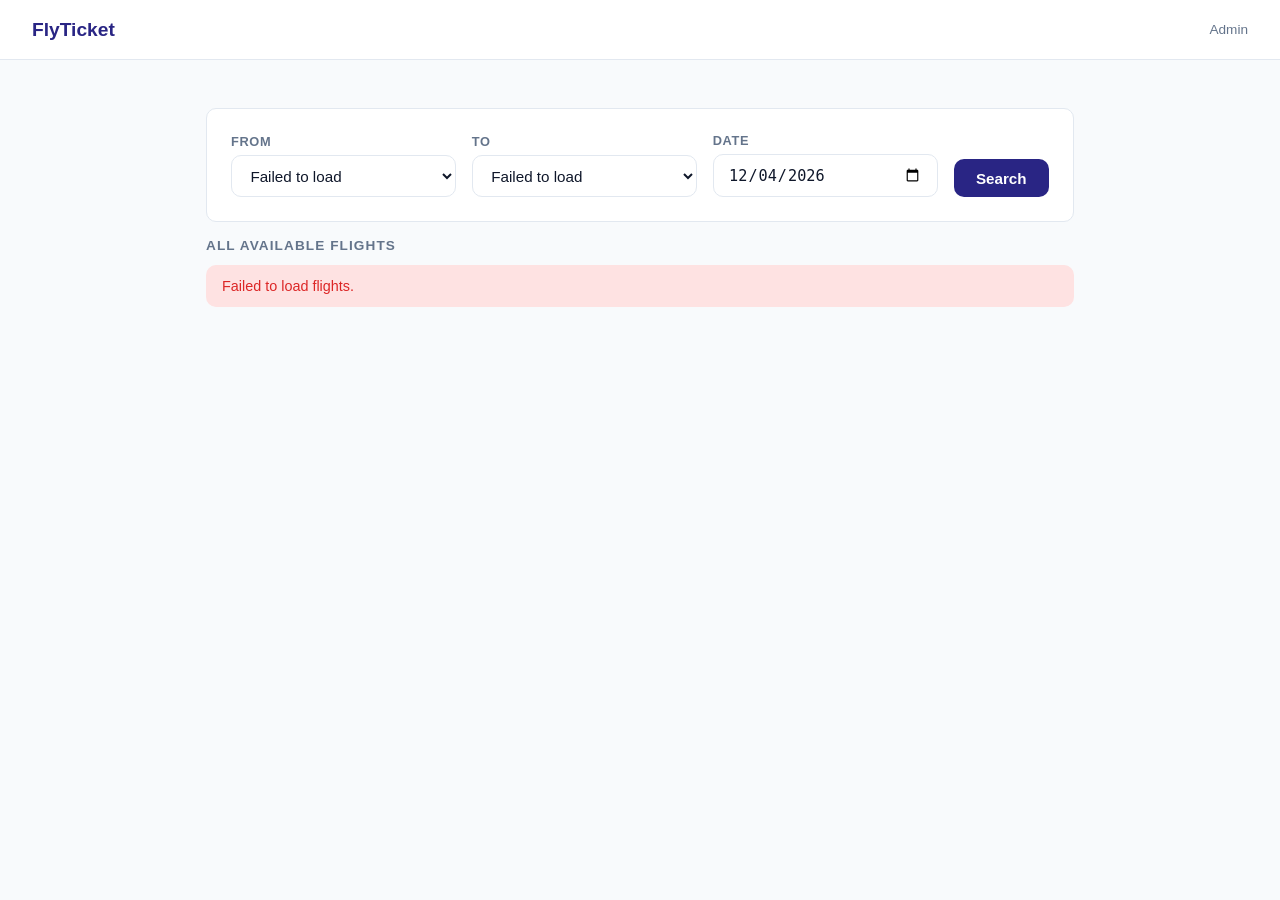
<file: index.html>
<!DOCTYPE html>
<html lang="en">
<head>
  <meta charset="UTF-8" />
  <meta name="viewport" content="width=device-width, initial-scale=1.0"/>
  <title>FlyTicket</title>
  <link rel="stylesheet" href="css/style.css" />
</head>
<body>

<nav>
  <a class="logo" href="index.html">FlyTicket</a>
  <div style="display:flex;align-items:center;gap:1rem">
    <div id="navUser"></div>
    <a href="admin/login.html" style="font-size:0.85rem;color:var(--muted)">Admin</a>
  </div>
</nav>

<div class="container">

  <!-- Search Card -->
  <div class="card" style="margin-top:1rem">
    <div class="search-form" id="searchForm">
      <div class="form-group">
        <label>From</label>
        <select id="fromCity"><option value="">Loading...</option></select>
      </div>
      <div class="form-group">
        <label>To</label>
        <select id="toCity"><option value="">Loading...</option></select>
      </div>
      <div class="form-group">
        <label>Date</label>
        <input type="date" id="flightDate" />
      </div>
      <button class="btn btn-primary" onclick="search()">Search</button>
    </div>
  </div>

  <!-- Results -->
<div id="results">
  <p class="section-title" id="allFlightsTitle" style="margin-top:1rem">All Available Flights</p>
  <div id="allFlights"><p class="empty">Loading flights...</p></div>
</div>

</div>

<script src="js/api.js"></script>
<script>
  // Set default date to today
  document.getElementById('flightDate').value = new Date().toISOString().split('T')[0];

  // Load cities into dropdowns
  async function loadCities() {
  try {
    const cities = await api.getCities();
    const opts = cities.map(c => `<option value="${c._id}">${c.city_name}</option>`).join('');
    document.getElementById('fromCity').innerHTML = `<option value="">Select city</option>${opts}`;
    document.getElementById('toCity').innerHTML   = `<option value="">Select city</option>${opts}`;
  } catch (err) {
    console.error('Failed to load cities:', err);
    document.getElementById('fromCity').innerHTML = `<option value="">Failed to load</option>`;
    document.getElementById('toCity').innerHTML   = `<option value="">Failed to load</option>`;
  }
}

  async function search() {
    const from = document.getElementById('fromCity').value;
    const to   = document.getElementById('toCity').value;
    const date = document.getElementById('flightDate').value;
    const resultsEl = document.getElementById('results');

    if (!from || !to || !date) {
      resultsEl.innerHTML = `<div class="alert alert-error">Please fill in all fields.</div>`;
      return;
    }
    if (from === to) {
      resultsEl.innerHTML = `<div class="alert alert-error">Departure and arrival cities cannot be the same.</div>`;
      return;
    }

    resultsEl.innerHTML = `<p class="empty">Searching...</p>`;

    try {
      const data = await api.searchFlights({ from, to, date, connected: true });
      renderResults(data);
    } catch (err) {
      resultsEl.innerHTML = `<div class="alert alert-error">Something went wrong. Please try again.</div>`;
    }
  }

  function formatTime(dt) {
    return new Date(dt).toLocaleTimeString('tr-TR', { hour: '2-digit', minute: '2-digit' });
  }

  function formatDuration(dep, arr) {
    const mins = Math.round((new Date(arr) - new Date(dep)) / 60000);
    return `${Math.floor(mins / 60)}h ${mins % 60}m`;
  }

  function book(flightId, type, leg2Id = '') {
    const params = new URLSearchParams({ flightId, type });
    if (leg2Id) params.set('leg2Id', leg2Id);
    window.location.href = `booking.html?${params}`;
  }

  async function loadAllFlights() {
    try {
      const flights = await api.getAllFlights();
      const el = document.getElementById('allFlights');
      const titleEl = document.getElementById('allFlightsTitle');

      // Filter only future flights
      const upcoming = flights.filter(f => new Date(f.departure_time) > new Date());

      if (!upcoming.length) {
        el.innerHTML = `<div class="empty">No upcoming flights available. Check back later or ask an admin to add flights.</div>`;
        return;
      }

      titleEl.textContent = `All Available Flights (${upcoming.length})`;
      el.innerHTML = upcoming.map(f => `
        <div class="flight-card">
          <div>
            <div class="flight-route">
              ${f.from_city.city_name}
              <span class="arrow">→</span>
              ${f.to_city.city_name}
              <span class="badge badge-green">Direct</span>
            </div>
            <div class="flight-times">
              ${formatDate(f.departure_time)} · ${formatTime(f.departure_time)} → ${formatTime(f.arrival_time)}
              &nbsp;·&nbsp; ${f.flight_id}
            </div>
          </div>
          <div class="flight-meta">
            <span class="flight-price">${f.price} ₺</span>
            <span class="flight-seats">${f.seats_available} seats left</span>
            <button class="btn btn-primary" style="margin-top:0.4rem"
              onclick="book('${f._id}', 'direct')">Book</button>
          </div>
        </div>`).join('');
    } catch (err) {
      document.getElementById('allFlights').innerHTML =
        `<div class="alert alert-error">Failed to load flights.</div>`;
    }
  }

  // Also add formatDate here since it's used above
  function formatDate(dt) {
    return new Date(dt).toLocaleDateString('tr-TR', { day: 'numeric', month: 'long', year: 'numeric' });
  }

  // Update renderResults to hide the allFlights section when search results show
  function renderResults(data) {
    document.getElementById('allFlightsTitle').style.display = 'none';
    document.getElementById('allFlights').style.display = 'none';

    const el = document.getElementById('results');
    const { direct, connected } = data;

    if (!direct.length && !connected.length) {
      el.innerHTML = `<div class="empty"> No flights found for this route and date.</div>`;
      return;
    }

    let html = '';
    if (direct.length) {
      html += `<p class="section-title">Direct Flights</p>`;
      html += direct.map(f => `
        <div class="flight-card">
          <div>
            <div class="flight-route">
              ${f.from_city.city_name} <span class="arrow">→</span> ${f.to_city.city_name}
              <span class="badge badge-green">Direct</span>
            </div>
            <div class="flight-times">
              ${formatDate(f.departure_time)} · ${formatTime(f.departure_time)} → ${formatTime(f.arrival_time)}
              &nbsp;·&nbsp; ${f.flight_id}
            </div>
          </div>
          <div class="flight-meta">
            <span class="flight-price">${f.price} ₺</span>
            <span class="flight-seats">${f.seats_available} seats left</span>
            <button class="btn btn-primary" style="margin-top:0.4rem"
              onclick="book('${f._id}', 'direct')">Book</button>
          </div>
        </div>`).join('');
    }

    if (connected.length) {
      html += `<p class="section-title">Connecting Flights</p>`;
      html += connected.map(c => `
        <div class="flight-card" style="flex-direction:column;align-items:stretch">
          <div style="display:flex;justify-content:space-between;align-items:center">
            <div>
              <div class="flight-route">
                ${c.leg1.from_city.city_name} <span class="arrow">→</span>
                ${c.leg1.to_city.city_name} <span class="arrow">→</span>
                ${c.leg2.to_city.city_name}
                <span class="badge badge-blue">1 Stop</span>
              </div>
              <div class="flight-times">
                ${formatDate(c.leg1.departure_time)} · ${formatTime(c.leg1.departure_time)} → ${formatTime(c.leg2.arrival_time)}
                &nbsp;·&nbsp; ${c.total_duration_minutes}m total
              </div>
              <div class="layover-info">
                Layover: ${c.layover_minutes} min in ${c.leg1.to_city.city_name}
                &nbsp;·&nbsp; ${c.leg1.flight_id} + ${c.leg2.flight_id}
              </div>
            </div>
            <div class="flight-meta">
              <span class="flight-price">${c.total_price} ₺</span>
              <span class="flight-seats">${Math.min(c.leg1.seats_available, c.leg2.seats_available)} seats left</span>
              <button class="btn btn-primary" style="margin-top:0.4rem"
                onclick="book('${c.leg1._id}', 'connected', '${c.leg2._id}')">Book</button>
            </div>
          </div>
        </div>`).join('');
    }

    el.innerHTML = html;
  }

  loadCities();
  loadAllFlights();
  loadNav();
</script>
</body>
</html>
</file>
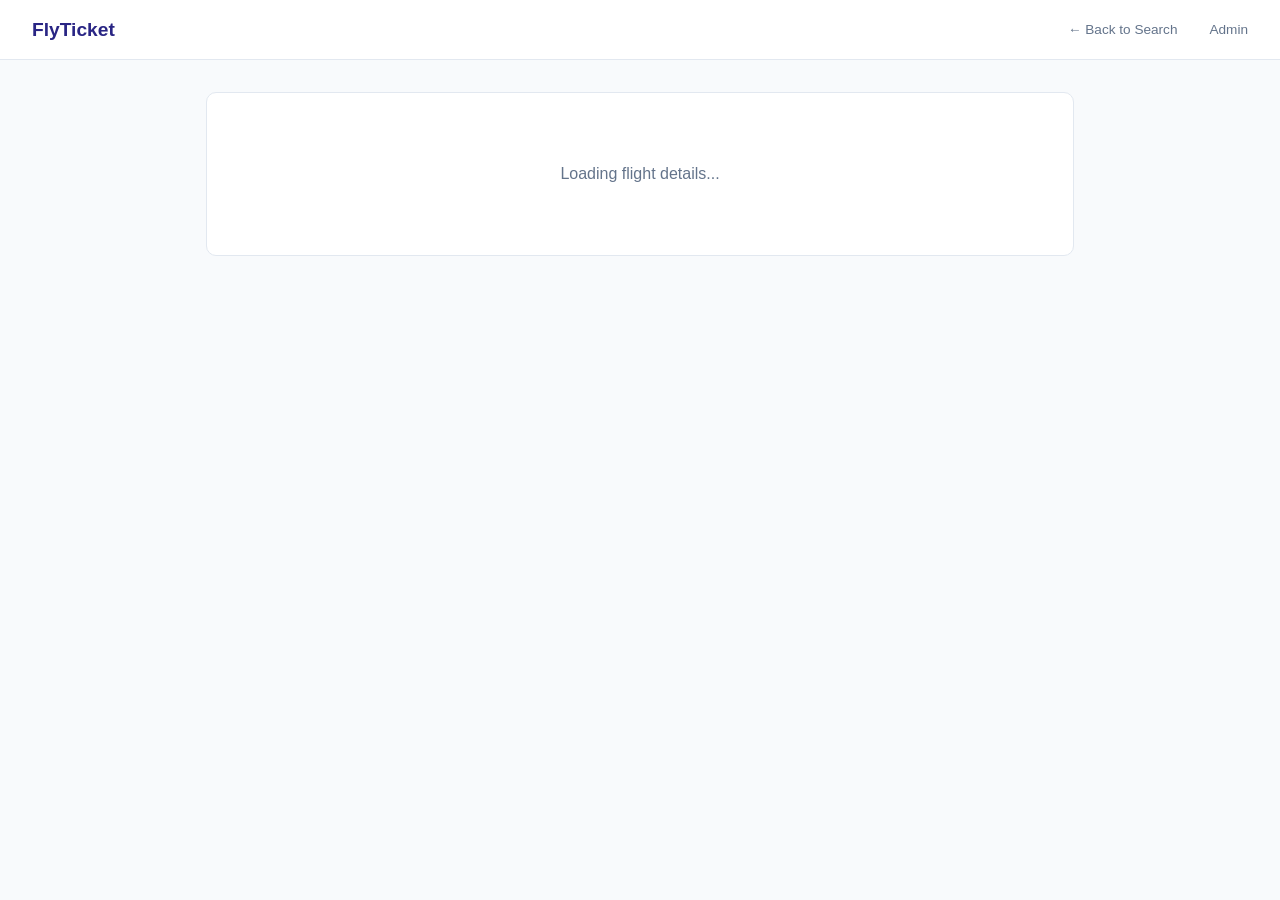
<file: booking.html>
<!DOCTYPE html>
<html lang="en">
<head>
  <meta charset="UTF-8"/>
  <meta name="viewport" content="width=device-width, initial-scale=1.0"/>
  <title>Book Flight – FlyTicket</title>
  <link rel="stylesheet" href="css/style.css"/>
  <style>
    .seat-map {
      display: flex;
      flex-direction: column;
      gap: 0.4rem;
      align-items: center;
      margin: 1.2rem 0;
    }

    .seat-row {
      display: flex;
      align-items: center;
      gap: 0.35rem;
    }

    .seat-row-label {
      width: 1.5rem;
      text-align: center;
      font-size: 0.75rem;
      color: var(--muted);
      font-weight: 600;
    }

    .seat-aisle { width: 1.5rem; }

    .seat {
      width: 2rem;
      height: 2rem;
      border-radius: 6px 6px 4px 4px;
      border: 1.5px solid var(--border);
      background: var(--card);
      cursor: pointer;
      font-size: 0.65rem;
      font-weight: 600;
      color: var(--muted);
      display: flex;
      align-items: center;
      justify-content: center;
      transition: all 0.15s;
      position: relative;
    }

    .seat:hover:not(.taken):not(.selected) {
      border-color: var(--primary);
      color: var(--primary);
      background: #eff6ff;
    }

    .seat.taken {
      background: var(--border);
      color: #94a3b8;
      cursor: not-allowed;
      border-color: var(--border);
    }

    .seat.selected {
      background: var(--primary);
      border-color: var(--primary);
      color: white;
    }

    .seat-legend {
      display: flex;
      gap: 1.2rem;
      justify-content: center;
      margin-bottom: 1rem;
      font-size: 0.8rem;
      color: var(--muted);
    }

    .legend-item {
      display: flex;
      align-items: center;
      gap: 0.4rem;
    }

    .legend-dot {
      width: 1rem;
      height: 1rem;
      border-radius: 3px;
      border: 1.5px solid var(--border);
    }

    .legend-dot.available { background: var(--card); }
    .legend-dot.taken     { background: var(--border); }
    .legend-dot.selected  { background: var(--primary); border-color: var(--primary); }

    .seat-cols-header {
      display: flex;
      gap: 0.35rem;
      margin-bottom: 0.2rem;
      padding-left: 1.85rem;
    }

    .seat-col-label {
      width: 2rem;
      text-align: center;
      font-size: 0.72rem;
      font-weight: 700;
      color: var(--muted);
    }

    .plane-nose {
      font-size: 2rem;
      text-align: center;
      margin-bottom: 0.5rem;
      line-height: 1;
    }

    .selected-seat-display {
      text-align: center;
      margin-top: 0.5rem;
      font-size: 0.9rem;
      font-weight: 600;
      color: var(--primary);
      min-height: 1.4rem;
    }
  </style>
</head>
<body>

<nav>
  <a class="logo" href="index.html">FlyTicket</a>
  <div style="display:flex;align-items:center;gap:1rem">
    <a href="index.html" style="font-size:0.85rem">← Back to Search</a>
    <div id="navUser"></div>
    <a href="admin/login.html" style="font-size:0.85rem;color:var(--muted)">Admin</a>
  </div>
</nav>

<div class="container">

  <!-- Flight Summary -->
  <div class="card" id="flightSummary">
    <p class="empty">Loading flight details...</p>
  </div>

  <!-- Seat Selection -->
  <div class="card" id="seatSection" style="display:none">
    <h2 style="font-size:1rem;font-weight:700;margin-bottom:0.2rem">Select Your Seat</h2>
    <p style="font-size:0.82rem;color:var(--muted);margin-bottom:1rem" id="seatSubtitle"></p>

    <div class="seat-legend">
      <div class="legend-item"><div class="legend-dot available"></div> Available</div>
      <div class="legend-item"><div class="legend-dot taken"></div> Taken</div>
      <div class="legend-item"><div class="legend-dot selected"></div> Your Seat</div>
    </div>

    <div class="plane-nose">🛫</div>

    <!-- Leg 1 seat map -->
    <div id="seatMap1"></div>
    <div class="selected-seat-display" id="selectedDisplay1"></div>

    <!-- Leg 2 seat map (connected flights only) -->
    <div id="leg2SeatSection" style="display:none">
      <hr style="margin:1.5rem 0;border:none;border-top:2px dashed var(--border)"/>
      <h3 style="font-size:0.9rem;font-weight:700;margin-bottom:0.5rem;text-align:center">
        Leg 2 — Select Seat
      </h3>
      <div id="seatMap2"></div>
      <div class="selected-seat-display" id="selectedDisplay2"></div>
    </div>
  </div>

  <!-- Passenger Form -->
  <div class="card" id="passengerSection" style="display:none">
    <h2 style="margin-bottom:1.2rem;font-size:1rem;font-weight:700">Passenger Information</h2>
    <div id="alertBox"></div>
    <div class="booking-form">
      <div class="form-group">
        <label>First Name</label>
        <input type="text" id="firstName" placeholder="e.g. Ahmet"/>
      </div>
      <div class="form-group">
        <label>Last Name</label>
        <input type="text" id="lastName" placeholder="e.g. Yılmaz"/>
      </div>
      <div class="form-group full-width">
        <label>Email</label>
        <input type="email" id="email" placeholder="e.g. ahmet@email.com"/>
      </div>
    </div>
    <button class="btn btn-primary" style="margin-top:1.2rem;width:100%"
      onclick="confirmBooking()">Confirm Booking</button>
  </div>

</div>
<script src="js/api.js"></script>
<script>
  const params   = new URLSearchParams(window.location.search);
  const flightId = params.get('flightId');
  const type     = params.get('type');
  const leg2Id   = params.get('leg2Id');

  let selectedSeat1 = null;
  let selectedSeat2 = null;

  const COLS = ['A', 'B', 'C', 'D', 'E', 'F'];

  function seatId(row, col) { return `${col}${row}`; }

  function buildSeatMap(containerId, takenSeats, leg, totalSeats) {
    const rows = Math.ceil(totalSeats / 6);
    const container = document.getElementById(containerId);
    let html = `
      <div class="seat-cols-header">
        <div class="seat-col-label">A</div>
        <div class="seat-col-label">B</div>
        <div class="seat-col-label">C</div>
        <div class="seat-aisle"></div>
        <div class="seat-col-label">D</div>
        <div class="seat-col-label">E</div>
        <div class="seat-col-label">F</div>
      </div>
      <div class="seat-map">`;

    for (let row = 1; row <= rows; row++) {
      html += `<div class="seat-row"><span class="seat-row-label">${row}</span>`;
      COLS.forEach((col, i) => {
        if (i === 3) html += `<div class="seat-aisle"></div>`;
        const id = seatId(row, col);
        const taken = takenSeats.includes(id);
        html += `<div class="seat ${taken ? 'taken' : ''}"
          id="seat-${leg}-${id}"
          onclick="${taken ? '' : `selectSeat(${leg}, '${id}')`}"
          title="${id}">${id}</div>`;
      });
      html += `</div>`;
    }
    html += `</div>`;
    container.innerHTML = html;
  }

  function selectSeat(leg, id) {
    if (leg === 1) {
      if (selectedSeat1) document.getElementById(`seat-1-${selectedSeat1}`)?.classList.remove('selected');
      selectedSeat1 = id;
      document.getElementById(`seat-1-${id}`).classList.add('selected');
      document.getElementById('selectedDisplay1').textContent = `Selected: Seat ${id}`;
    } else {
      if (selectedSeat2) document.getElementById(`seat-2-${selectedSeat2}`)?.classList.remove('selected');
      selectedSeat2 = id;
      document.getElementById(`seat-2-${id}`).classList.add('selected');
      document.getElementById('selectedDisplay2').textContent = `Selected: Seat ${id}`;
    }
  }

  function formatTime(dt) {
    return new Date(dt).toLocaleTimeString('tr-TR', { hour: '2-digit', minute: '2-digit' });
  }
  function formatDate(dt) {
    return new Date(dt).toLocaleDateString('tr-TR', { day: 'numeric', month: 'long', year: 'numeric' });
  }

  async function loadSummary() {
    try {
      const f = await api.getFlight(flightId);
      let html = '';

      if (type === 'direct') {
        html = `
          <div style="display:flex;justify-content:space-between;align-items:center">
            <div>
              <div class="flight-route" style="margin-bottom:0.4rem">
                ${f.from_city.city_name} <span class="arrow">→</span> ${f.to_city.city_name}
                <span class="badge badge-green">Direct</span>
              </div>
              <div class="flight-times">
                ${formatDate(f.departure_time)} · ${formatTime(f.departure_time)} → ${formatTime(f.arrival_time)}
                &nbsp;·&nbsp; ${f.flight_id}
              </div>
            </div>
            <div class="flight-meta">
              <span class="flight-price">${f.price} ₺</span>
              <span class="flight-seats">${f.seats_available} seats left</span>
            </div>
          </div>`;
        const { takenSeats } = await api.getSeats(flightId);
        document.getElementById('seatSubtitle').textContent =
          `${f.seats_available} of ${f.seats_total} seats available`;
        buildSeatMap('seatMap1', takenSeats, 1, f.seats_total);

      } else {
        const f2 = await api.getFlight(leg2Id);
        const totalPrice = f.price + f2.price;
        const layover = Math.round((new Date(f2.departure_time) - new Date(f.arrival_time)) / 60000);
        html = `
          <div style="display:flex;justify-content:space-between;align-items:center">
            <div>
              <div class="flight-route" style="margin-bottom:0.4rem">
                ${f.from_city.city_name} <span class="arrow">→</span>
                ${f.to_city.city_name} <span class="arrow">→</span>
                ${f2.to_city.city_name}
                <span class="badge badge-blue">1 Stop</span>
              </div>
              <div class="flight-times">
                ${formatDate(f.departure_time)} · ${formatTime(f.departure_time)} → ${formatTime(f2.arrival_time)}
              </div>
              <div class="layover-info">
                Layover: ${layover} min in ${f.to_city.city_name}
                &nbsp;·&nbsp; ${f.flight_id} + ${f2.flight_id}
              </div>
            </div>
            <div class="flight-meta">
              <span class="flight-price">${totalPrice} ₺</span>
              <span class="flight-seats">${Math.min(f.seats_available, f2.seats_available)} seats left</span>
            </div>
          </div>`;
        const [seats1, seats2] = await Promise.all([api.getSeats(flightId), api.getSeats(leg2Id)]);
        document.getElementById('seatSubtitle').textContent =
          `Leg 1 — ${f.from_city.city_name} → ${f.to_city.city_name}`;
        buildSeatMap('seatMap1', seats1.takenSeats, 1, f.seats_total);
        document.getElementById('leg2SeatSection').style.display = 'block';
        buildSeatMap('seatMap2', seats2.takenSeats, 2, f2.seats_total);
      }

      document.getElementById('flightSummary').innerHTML = html;
      document.getElementById('seatSection').style.display = 'block';
      document.getElementById('passengerSection').style.display = 'block';

    } catch (err) {
      document.getElementById('flightSummary').innerHTML =
        `<div class="alert alert-error">Failed to load flight details.</div>`;
    }
  }

  async function confirmBooking() {
    const name     = document.getElementById('firstName').value.trim();
    const surname  = document.getElementById('lastName').value.trim();
    const email    = document.getElementById('email').value.trim();
    const alertBox = document.getElementById('alertBox');

    if (!name || !surname || !email) {
      alertBox.innerHTML = `<div class="alert alert-error">Please fill in all fields.</div>`; return;
    }
    if (!email.includes('@')) {
      alertBox.innerHTML = `<div class="alert alert-error">Please enter a valid email address.</div>`; return;
    }
    if (!selectedSeat1) {
      alertBox.innerHTML = `<div class="alert alert-error">Please select a seat before confirming.</div>`; return;
    }
    if (type === 'connected' && !selectedSeat2) {
      alertBox.innerHTML = `<div class="alert alert-error">Please select a seat for Leg 2 as well.</div>`; return;
    }

    alertBox.innerHTML = '';
    try {
      const ticket1 = await api.bookTicket({
        passenger_name: name, passenger_surname: surname,
        passenger_email: email, flight_id: flightId, seat_number: selectedSeat1
      });
      let ticket2 = null;
      if (type === 'connected' && leg2Id) {
        ticket2 = await api.bookTicket({
          passenger_name: name, passenger_surname: surname,
          passenger_email: email, flight_id: leg2Id, seat_number: selectedSeat2
        });
      }
      sessionStorage.setItem('booking', JSON.stringify({ ticket1, ticket2 }));
      const confirmParams = new URLSearchParams({ ticketId: ticket1.ticket_id, type });
      if (ticket2) confirmParams.set('ticketId2', ticket2.ticket_id);
      window.location.href = `confirmation.html?${confirmParams}`;
    } catch (err) {
      alertBox.innerHTML = `<div class="alert alert-error">${err.error || 'Booking failed. Please try again.'}</div>`;
    }
  }

  // Single init function — checks login first, then loads everything
  async function init() {
    const user = await api.checkUser();
    if (!user.loggedIn) {
      window.location.href = `login.html?redirect=booking.html?${window.location.search.slice(1)}`;
      return;
    }
    // Pre-fill passenger form
    const nameParts = user.name.split(' ');
    document.getElementById('firstName').value = nameParts[0] || '';
    document.getElementById('lastName').value  = nameParts.slice(1).join(' ') || '';

    await loadSummary();
  }

  init();
</script>
</body>
</html>
</file>
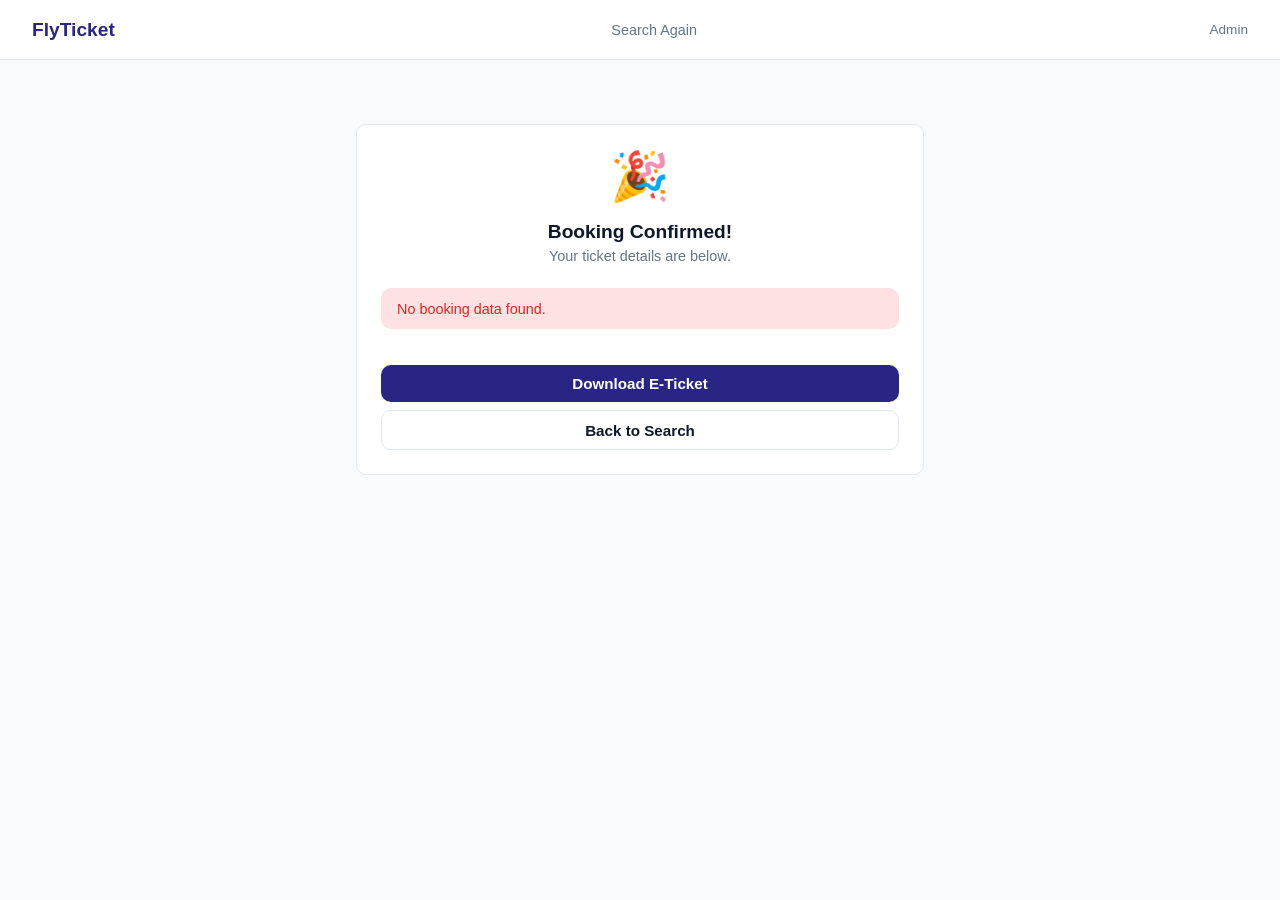
<file: confirmation.html>
<!DOCTYPE html>
<html lang="en">
<head>
  <meta charset="UTF-8"/>
  <meta name="viewport" content="width=device-width, initial-scale=1.0"/>
  <title>Booking Confirmed – FlyTicket</title>
  <link rel="stylesheet" href="css/style.css"/>
</head>
<body>

<nav>
  <a class="logo" href="index.html">FlyTicket</a>
  <a href="index.html">Search Again</a>
  <div style="display:flex;align-items:center;gap:1rem">
    <div id="navUser"></div>
    <a href="admin/login.html" style="font-size:0.85rem;color:var(--muted)">Admin</a>
  </div>
</nav>

<div class="container" style="max-width:600px">
  <div class="card" style="margin-top:2rem">
    <div class="confirm-icon">🎉</div>
    <h1 style="text-align:center;font-size:1.2rem;margin-bottom:0.3rem">Booking Confirmed!</h1>
    <p style="text-align:center;color:var(--muted);font-size:0.9rem;margin-bottom:1.5rem">
      Your ticket details are below.
    </p>
    <div id="ticketDetails"><p class="empty">Loading...</p></div>
    <button class="btn btn-primary" style="width:100%;margin-top:1.2rem"
      onclick="downloadTicket()">Download E-Ticket</button>
    <button class="btn btn-outline" style="width:100%;margin-top:0.5rem"
      onclick="window.location.href='index.html'">Back to Search</button>
  </div>
</div>

<script src="js/api.js"></script>
<script>
  function formatTime(dt) {
    return new Date(dt).toLocaleTimeString('tr-TR', { hour: '2-digit', minute: '2-digit' });
  }
  function formatDate(dt) {
    return new Date(dt).toLocaleDateString('tr-TR', { day: 'numeric', month: 'long', year: 'numeric' });
  }

  function renderTicket(ticket, label = '') {
    const f = ticket.flight_id;
    return `
      ${label ? `<p class="section-title">${label}</p>` : ''}
      <div class="confirm-detail"><span>Passenger</span><span>${ticket.passenger_name} ${ticket.passenger_surname}</span></div>
      <div class="confirm-detail"><span>Email</span><span>${ticket.passenger_email}</span></div>
      <div class="confirm-detail"><span>Ticket ID</span><span style="font-family:monospace;font-size:0.8rem">${ticket.ticket_id}</span></div>
      <div class="confirm-detail"><span>Flight</span><span>${f.flight_id}</span></div>
      <div class="confirm-detail"><span>From</span><span>${f.from_city.city_name}</span></div>
      <div class="confirm-detail"><span>To</span><span>${f.to_city.city_name}</span></div>
      <div class="confirm-detail"><span>Date</span><span>${formatDate(f.departure_time)}</span></div>
      <div class="confirm-detail"><span>Departure</span><span>${formatTime(f.departure_time)}</span></div>
      <div class="confirm-detail"><span>Arrival</span><span>${formatTime(f.arrival_time)}</span></div>
      <div class="confirm-detail"><span>Seat</span><span>${ticket.seat_number}</span></div>
      <div class="confirm-detail"><span>Price</span><span>${f.price} ₺</span></div>`;
  }

  function load() {
    const booking = JSON.parse(sessionStorage.getItem('booking'));
    if (!booking) {
      document.getElementById('ticketDetails').innerHTML =
        `<div class="alert alert-error">No booking data found.</div>`;
      return;
    }

    window._bookingData = booking;
    const { ticket1, ticket2 } = booking;
    let html = '';

    if (ticket2) {
      html += renderTicket(ticket1, 'Leg 1');
      html += `<div style="margin:1rem 0;border-top:2px dashed var(--border)"></div>`;
      html += renderTicket(ticket2, 'Leg 2');
      const total = ticket1.flight_id.price + ticket2.flight_id.price;
      html += `<div class="confirm-detail" style="margin-top:0.5rem">
        <span style="font-weight:700">Total Paid</span>
        <span style="font-weight:700;color:var(--primary)">${total} ₺</span>
      </div>`;
    } else {
      html = renderTicket(ticket1);
    }

    document.getElementById('ticketDetails').innerHTML = html;
  }

  function downloadTicket() {
    // Use data already set by load() — don't re-fetch from storage
    if (!window._bookingData) {
      alert('No booking data found. Please try again.');
      return;
    }

    const { ticket1, ticket2 } = window._bookingData;

    function ticketText(t, label = '') {
      const f = t.flight_id;
      return `${label ? `--- ${label} ---` : '--- E-TICKET ---'}
  Passenger : ${t.passenger_name} ${t.passenger_surname}
  Email     : ${t.passenger_email}
  Ticket ID : ${t.ticket_id}
  Flight    : ${f.flight_id}
  From      : ${f.from_city.city_name}
  To        : ${f.to_city.city_name}
  Date      : ${formatDate(f.departure_time)}
  Departure : ${formatTime(f.departure_time)}
  Arrival   : ${formatTime(f.arrival_time)}
  Seat      : ${t.seat_number}
  Price     : ${f.price} ₺`.trim();
    }

    let content = `FLYTICKET — BOOKING CONFIRMATION\n${'='.repeat(40)}\n\n`;
    content += ticket2
      ? ticketText(ticket1, 'LEG 1') + '\n\n' + ticketText(ticket2, 'LEG 2') + `\n\nTOTAL: ${ticket1.flight_id.price + ticket2.flight_id.price} ₺`
      : ticketText(ticket1);
    content += `\n\n${'='.repeat(40)}\nThank you for flying with FlyTicket! ✈`;

    const blob = new Blob([content], { type: 'text/plain' });
    const url  = URL.createObjectURL(blob);
    const a    = document.createElement('a');
    a.href     = url;
    a.download = `flyticket-${ticket1.ticket_id.slice(0, 8)}.txt`;
    a.click();
    URL.revokeObjectURL(url);
}

  load();
</script>
</body>
</html>
</file>
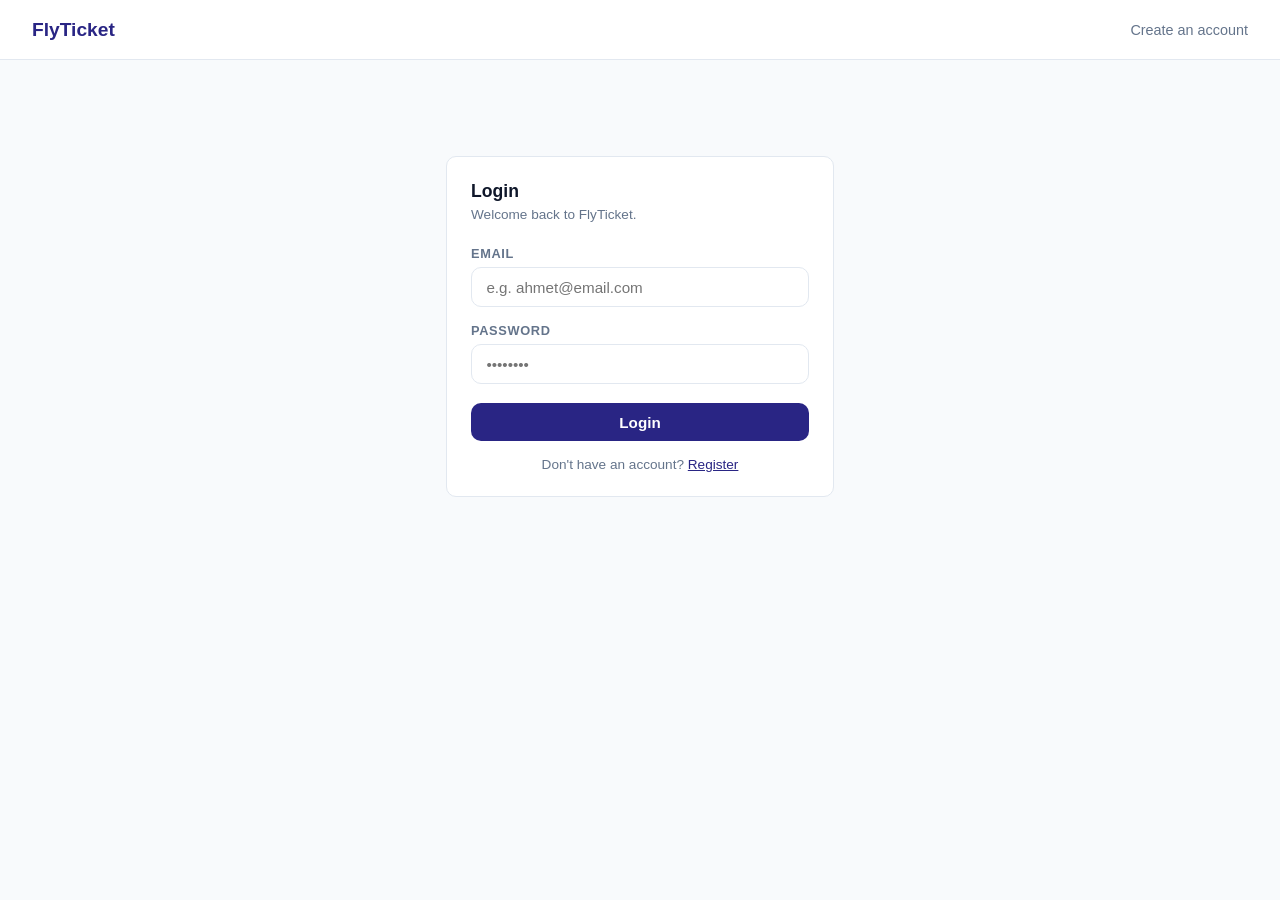
<file: login.html>
<!DOCTYPE html>
<html lang="en">
<head>
  <meta charset="UTF-8"/>
  <meta name="viewport" content="width=device-width, initial-scale=1.0"/>
  <title>Login – FlyTicket</title>
  <link rel="stylesheet" href="css/style.css"/>
</head>
<body>

<nav>
  <a class="logo" href="index.html">FlyTicket</a>
  <a href="register.html">Create an account</a>
</nav>

<div class="container" style="max-width:420px">
  <div class="card" style="margin-top:4rem">
    <h1 style="font-size:1.1rem;font-weight:700;margin-bottom:0.3rem">Login</h1>
    <p style="color:var(--muted);font-size:0.85rem;margin-bottom:1.5rem">
      Welcome back to FlyTicket.
    </p>

    <div id="alertBox"></div>

    <div class="form-group" style="margin-bottom:1rem">
      <label>Email</label>
      <input type="email" id="email" placeholder="e.g. ahmet@email.com"/>
    </div>
    <div class="form-group" style="margin-bottom:1.2rem">
      <label>Password</label>
      <input type="password" id="password" placeholder="••••••••"
        onkeydown="if(event.key==='Enter') handleLogin()"/>
    </div>

    <button class="btn btn-primary" style="width:100%" onclick="handleLogin()">Login</button>
    <p style="text-align:center;margin-top:1rem;font-size:0.85rem;color:var(--muted)">
      Don't have an account? <a href="register.html" style="color:var(--primary)">Register</a>
    </p>
  </div>
</div>

<script src="js/api.js"></script>
<script>
  async function handleLogin() {
  const email    = document.getElementById('email').value.trim();
  const password = document.getElementById('password').value.trim();
  const alertBox = document.getElementById('alertBox');

  if (!email || !password) {
    alertBox.innerHTML = `<div class="alert alert-error">Please fill in all fields.</div>`;
    return;
  }

  try {
    await api.userLogin({ email, password });
    // Redirect back to where they came from, or profile
    const params   = new URLSearchParams(window.location.search);
    const redirect = params.get('redirect');
    window.location.href = redirect || 'profile.html';
  } catch (err) {
    alertBox.innerHTML = `<div class="alert alert-error">${err.error || 'Login failed.'}</div>`;
  }
}
</script>
</body>
</html>
</file>
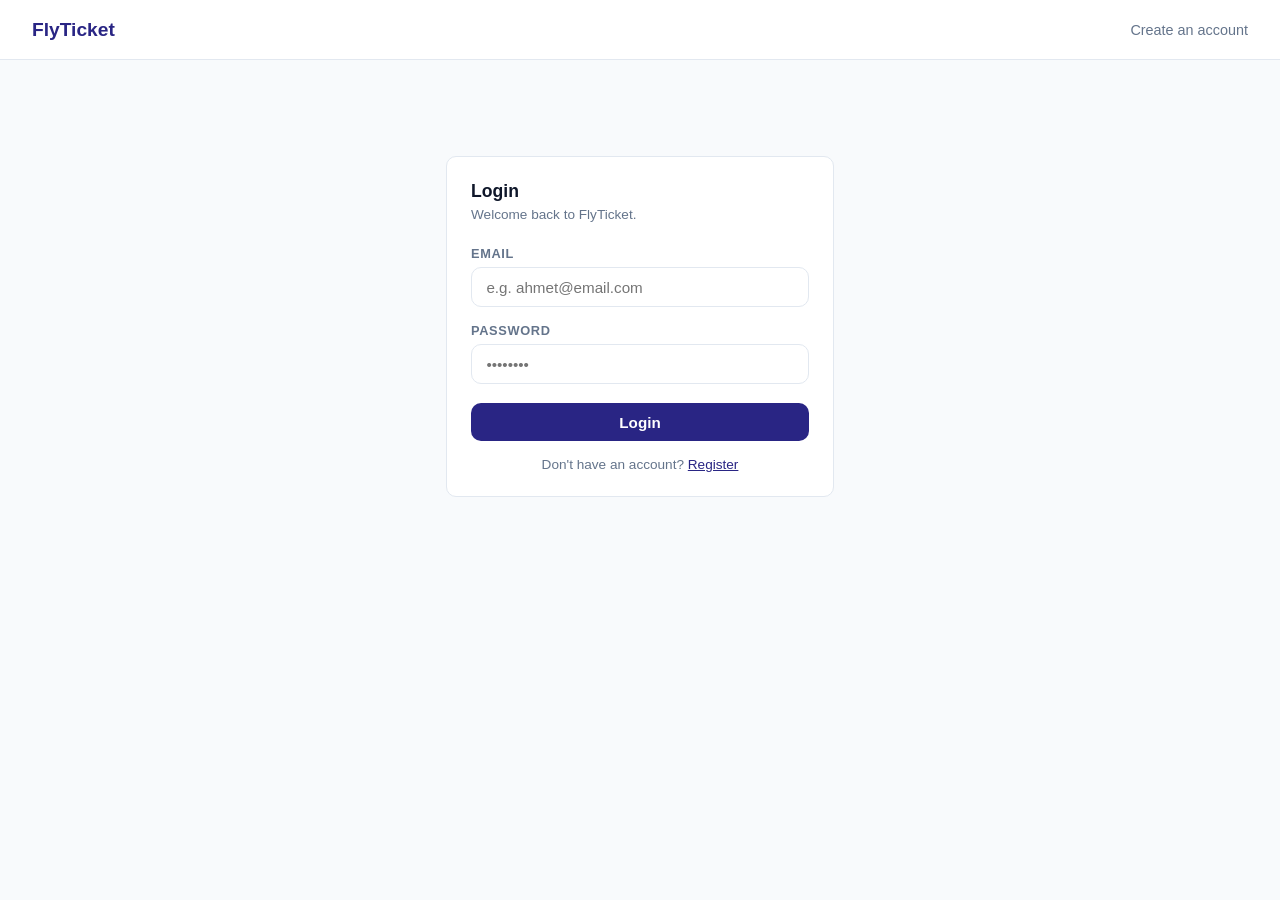
<file: profile.html>
<!DOCTYPE html>
<html lang="en">
<head>
  <meta charset="UTF-8"/>
  <meta name="viewport" content="width=device-width, initial-scale=1.0"/>
  <title>My Profile – FlyTicket</title>
  <link rel="stylesheet" href="css/style.css"/>
</head>
<body>

<nav>
  <a class="logo" href="index.html">FlyTicket</a>
  <div style="display:flex;align-items:center;gap:1rem">
    <span id="userName" style="font-size:0.85rem;color:var(--muted)"></span>
    <button class="btn btn-outline" style="padding:0.4rem 1rem;font-size:0.85rem"
      onclick="logout()">Logout</button>
  </div>
</nav>

<div class="container">
  <div style="margin:1.5rem 0 1rem;display:flex;justify-content:space-between;align-items:center">
    <h1 style="font-size:1.1rem;font-weight:700">My Tickets</h1>
    <a href="index.html" class="btn btn-primary">+ Book New Flight</a>
  </div>

  <div id="alertBox"></div>
  <div id="ticketList"><p class="empty">Loading your tickets...</p></div>
</div>

<script src="js/api.js"></script>
<script>
  function formatTime(dt) {
    return new Date(dt).toLocaleTimeString('tr-TR', { hour: '2-digit', minute: '2-digit' });
  }
  function formatDate(dt) {
    return new Date(dt).toLocaleDateString('tr-TR', { day: 'numeric', month: 'long', year: 'numeric' });
  }

  async function checkSession() {
    try {
      const res = await api.checkUser();
      if (!res.loggedIn) {
        window.location.href = 'login.html';
      } else {
        document.getElementById('userName').textContent = res.name;
      }
    } catch {
      window.location.href = 'login.html';
    }
  }

  async function loadTickets() {
    try {
      const tickets = await api.getUserTickets();
      const el = document.getElementById('ticketList');

      if (!tickets.length) {
        el.innerHTML = `<div class="empty">
          You have no bookings yet.
          <br><br>
          <a href="index.html" class="btn btn-primary">Search Flights</a>
        </div>`;
        return;
      }

      el.innerHTML = tickets.map(t => {
        const f = t.flight_id;
        const isPast = new Date(f.departure_time) < new Date();
        return `
          <div class="flight-card" style="flex-direction:column;align-items:stretch">
            <div style="display:flex;justify-content:space-between;align-items:flex-start">
              <div>
                <div class="flight-route" style="margin-bottom:0.3rem">
                  ${f.from_city.city_name}
                  <span class="arrow">→</span>
                  ${f.to_city.city_name}
                  ${isPast
                    ? `<span class="badge" style="background:#f1f5f9;color:var(--muted)">Past</span>`
                    : `<span class="badge badge-green">Upcoming</span>`}
                </div>
                <div class="flight-times">
                  ${formatDate(f.departure_time)} · ${formatTime(f.departure_time)} → ${formatTime(f.arrival_time)}
                  &nbsp;·&nbsp; ${f.flight_id}
                </div>
                <div class="layover-info" style="margin-top:0.3rem">
                  Seat: <strong>${t.seat_number}</strong>
                  &nbsp;·&nbsp; Ticket: <span style="font-family:monospace;font-size:0.78rem">${t.ticket_id.slice(0,8)}...</span>
                </div>
              </div>
              <div class="flight-meta">
                <span class="flight-price">${f.price} ₺</span>
                ${!isPast ? `
                  <button class="btn btn-danger" style="padding:0.3rem 0.9rem;font-size:0.82rem;margin-top:0.5rem"
                    onclick="cancelTicket('${t._id}', '${f.flight_id}')">
                    Cancel
                  </button>` : ''}
              </div>
            </div>
          </div>`;
      }).join('');
    } catch (err) {
      document.getElementById('ticketList').innerHTML =
        `<div class="alert alert-error">Failed to load tickets.</div>`;
    }
  }

  async function cancelTicket(ticketId, flightId) {
    if (!confirm(`Cancel your ticket for flight ${flightId}? This cannot be undone.`)) return;
    try {
      await api.cancelTicket(ticketId);
      showAlert('Ticket cancelled successfully.', 'success');
      loadTickets();
    } catch (err) {
      showAlert(err.error || 'Failed to cancel ticket.', 'error');
    }
  }

  async function logout() {
    await api.userLogout();
    window.location.href = 'index.html';
  }

  function showAlert(msg, type) {
    const el = document.getElementById('alertBox');
    el.innerHTML = `<div class="alert alert-${type === 'error' ? 'error' : 'success'}">${msg}</div>`;
    setTimeout(() => el.innerHTML = '', 3000);
  }

  checkSession();
  loadTickets();
</script>
</body>
</html>
</file>
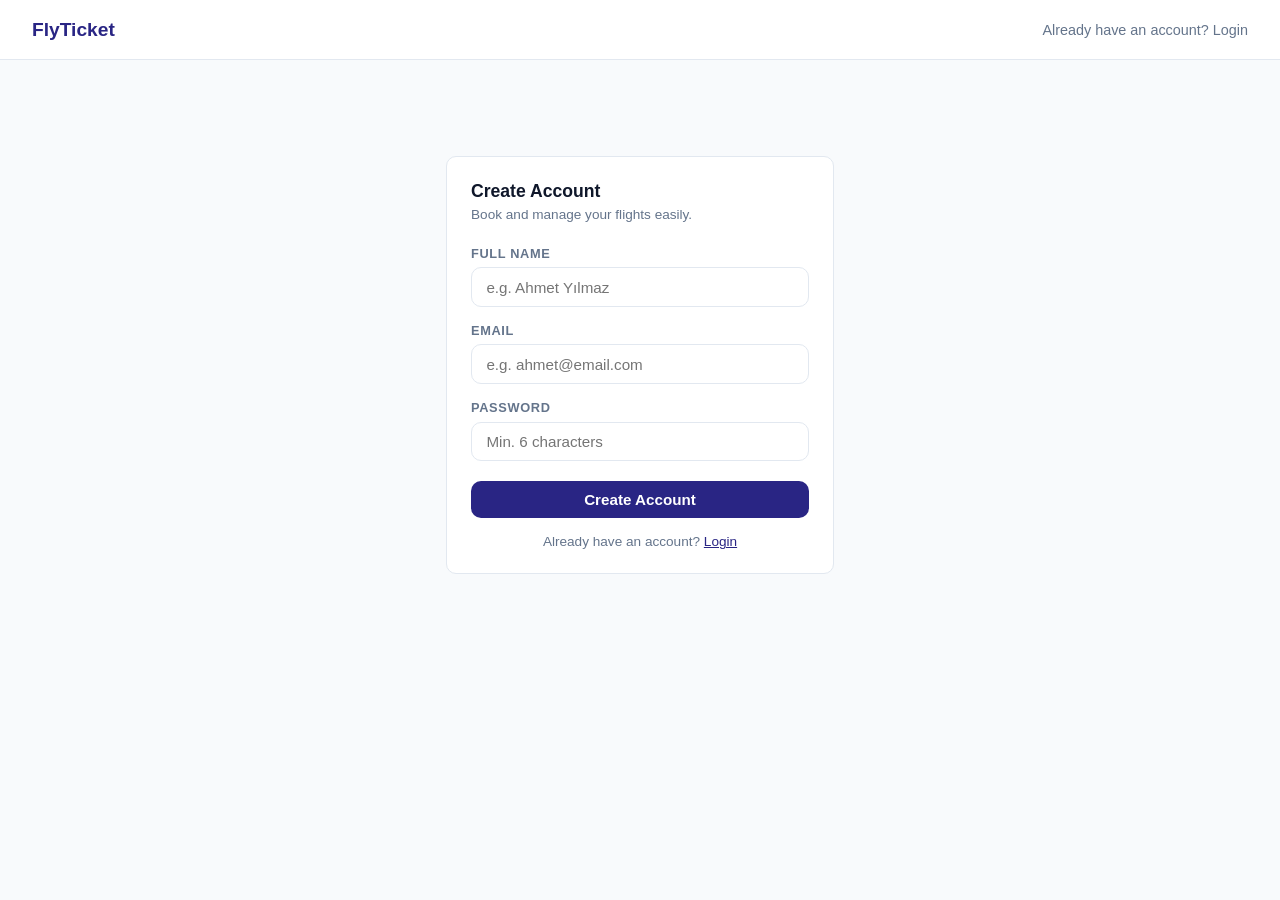
<file: register.html>
<!DOCTYPE html>
<html lang="en">
<head>
  <meta charset="UTF-8"/>
  <meta name="viewport" content="width=device-width, initial-scale=1.0"/>
  <title>Register – FlyTicket</title>
  <link rel="stylesheet" href="css/style.css"/>
</head>
<body>

<nav>
  <a class="logo" href="index.html">FlyTicket</a>
  <a href="login.html">Already have an account? Login</a>
</nav>

<div class="container" style="max-width:420px">
  <div class="card" style="margin-top:4rem">
    <h1 style="font-size:1.1rem;font-weight:700;margin-bottom:0.3rem">Create Account</h1>
    <p style="color:var(--muted);font-size:0.85rem;margin-bottom:1.5rem">
      Book and manage your flights easily.
    </p>

    <div id="alertBox"></div>

    <div class="form-group" style="margin-bottom:1rem">
      <label>Full Name</label>
      <input type="text" id="name" placeholder="e.g. Ahmet Yılmaz"/>
    </div>
    <div class="form-group" style="margin-bottom:1rem">
      <label>Email</label>
      <input type="email" id="email" placeholder="e.g. ahmet@email.com"/>
    </div>
    <div class="form-group" style="margin-bottom:1.2rem">
      <label>Password</label>
      <input type="password" id="password" placeholder="Min. 6 characters"
        onkeydown="if(event.key==='Enter') handleRegister()"/>
    </div>

    <button class="btn btn-primary" style="width:100%" onclick="handleRegister()">
      Create Account
    </button>
    <p style="text-align:center;margin-top:1rem;font-size:0.85rem;color:var(--muted)">
      Already have an account? <a href="login.html" style="color:var(--primary)">Login</a>
    </p>
  </div>
</div>

<script src="js/api.js"></script>
<script>
  async function handleRegister() {
    const name     = document.getElementById('name').value.trim();
    const email    = document.getElementById('email').value.trim();
    const password = document.getElementById('password').value.trim();
    const alertBox = document.getElementById('alertBox');
    const params   = new URLSearchParams(window.location.search);
    const redirect = params.get('redirect');
    window.location.href = redirect || 'profile.html';
    if (!name || !email || !password) {
      alertBox.innerHTML = `<div class="alert alert-error">Please fill in all fields.</div>`;
      return;
    }

    try {
      await api.register({ name, email, password });
      window.location.href = 'profile.html';
    } catch (err) {
      alertBox.innerHTML = `<div class="alert alert-error">${err.error || 'Registration failed.'}</div>`;
    }
  }
</script>
</body>
</html>
</file>
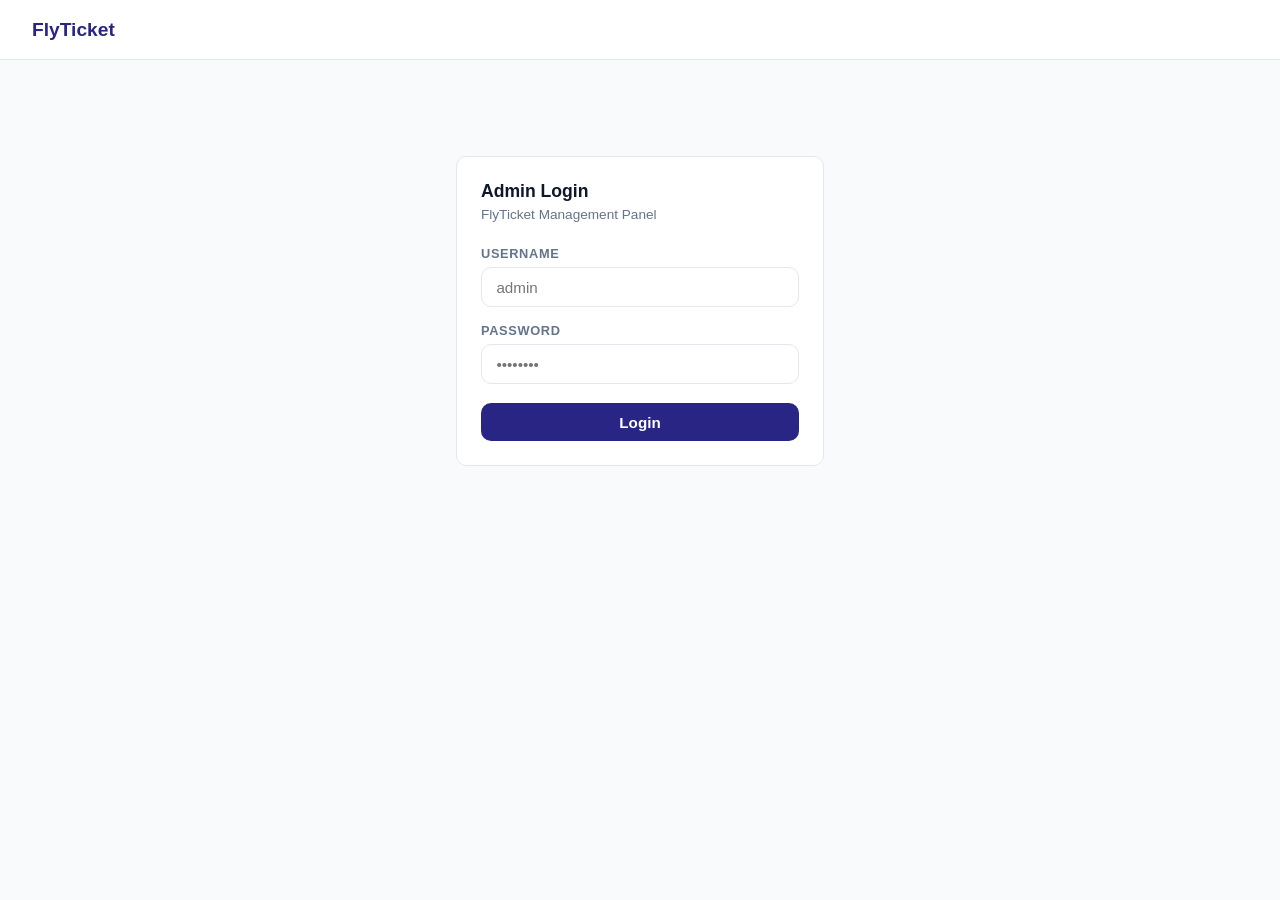
<file: admin/dashboard.html>
<!DOCTYPE html>
<html lang="en">
<head>
  <meta charset="UTF-8"/>
  <meta name="viewport" content="width=device-width, initial-scale=1.0"/>
  <title>Admin Dashboard – FlyTicket</title>
  <link rel="stylesheet" href="../css/style.css"/>
</head>
<body>

<nav>
  <a class="logo" href="../index.html">FlyTicket</a>
  <div style="display:flex;align-items:center;gap:1rem">
    <span id="adminName" style="font-size:0.85rem;color:var(--muted)"></span>
    <button class="btn btn-outline" style="padding:0.4rem 1rem;font-size:0.85rem"
      onclick="logout()">Logout</button>
  </div>
</nav>

<div class="container" style="max-width:1100px">

  <div style="display:flex;justify-content:space-between;align-items:center;margin:1.5rem 0 1rem">
    <div style="display:flex;gap:0.5rem">
      <button class="btn" id="tabFlights"
        style="font-size:0.9rem"
        onclick="switchTab('flights')">✈ Flights</button>
      <button class="btn" id="tabBookings"
        style="font-size:0.9rem"
        onclick="switchTab('bookings')">🎫 Bookings</button>
    </div>
    <button class="btn btn-primary" id="addFlightBtn" onclick="openModal()">+ Add New Flight</button>
  </div>

  <!-- Bookings Table (hidden by default) -->
  <div id="bookingsSection" style="display:none">
    <div class="card" style="padding:0;overflow:hidden">
      <table>
        <thead>
          <tr>
            <th>Ticket ID</th>
            <th>Passenger</th>
            <th>Email</th>
            <th>Flight</th>
            <th>Route</th>
            <th>Seat</th>
            <th>Actions</th>
          </tr>
        </thead>
        <tbody id="bookingsBody">
          <tr><td colspan="7" style="text-align:center;color:var(--muted)">Loading...</td></tr>
        </tbody>
      </table>
    </div>
  </div>

  <div id="alertBox"></div>

  <!-- Flights Table -->
  <div class="card" id="flightsSection" style="padding:0;overflow:hidden">
    <table id="flightsTable">
      <thead>
        <tr>
          <th>Flight ID</th>
          <th>From</th>
          <th>To</th>
          <th>Departure</th>
          <th>Arrival</th>
          <th>Price</th>
          <th>Seats</th>
          <th>Actions</th>
        </tr>
      </thead>
      <tbody id="flightsBody">
        <tr><td colspan="8" style="text-align:center;color:var(--muted)">Loading...</td></tr>
      </tbody>
    </table>
  </div>

</div>

<!-- Modal Overlay -->
<div id="modalOverlay" style="display:none;position:fixed;inset:0;background:rgba(0,0,0,0.4);
  z-index:100;align-items:center;justify-content:center">
  <div class="card" style="width:100%;max-width:560px;max-height:90vh;overflow-y:auto;margin:0">
    <div style="display:flex;justify-content:space-between;align-items:center;margin-bottom:1.2rem">
      <h2 id="modalTitle" style="font-size:1rem;font-weight:700">Add New Flight</h2>
      <button onclick="closeModal()" style="background:none;border:none;font-size:1.2rem;
        cursor:pointer;color:var(--muted)">✕</button>
    </div>

    <div id="modalAlert"></div>

    <div class="booking-form">
      <div class="form-group">
        <label>Flight ID</label>
        <input type="text" id="f_flightId" placeholder="e.g. FT020"/>
      </div>
      <div class="form-group">
        <label>Price (₺)</label>
        <input type="number" id="f_price" placeholder="e.g. 950"/>
      </div>
      <div class="form-group">
        <label>From City</label>
        <select id="f_from"></select>
      </div>
      <div class="form-group">
        <label>To City</label>
        <select id="f_to"></select>
      </div>
      <div class="form-group">
        <label>Departure Time</label>
        <input type="datetime-local" id="f_departure"/>
      </div>
      <div class="form-group">
        <label>Arrival Time</label>
        <input type="datetime-local" id="f_arrival"/>
      </div>
      <div class="form-group">
        <label>Total Seats</label>
        <input type="number" id="f_seats" placeholder="e.g. 120"/>
      </div>
    </div>

    <div style="display:flex;gap:0.75rem;margin-top:1.2rem">
      <button class="btn btn-outline" style="flex:1" onclick="closeModal()">Cancel</button>
      <button class="btn btn-primary" style="flex:1" onclick="saveFlight()">Save Flight</button>
    </div>
  </div>
</div>

<script src="../js/api.js"></script>
<script>
  let cities = [];
  let editingId = null;

  function switchTab(tab) {
    const flightsSection  = document.getElementById('flightsSection');
    const bookingsSection = document.getElementById('bookingsSection');
    const addBtn          = document.getElementById('addFlightBtn');
    const tabF            = document.getElementById('tabFlights');
    const tabB            = document.getElementById('tabBookings');

    if (tab === 'flights') {
      flightsSection.style.display  = 'block';
      bookingsSection.style.display = 'none';
      addBtn.style.display          = 'block';
      tabF.className = 'btn btn-primary';
      tabB.className = 'btn btn-outline';
    } else {
      flightsSection.style.display  = 'none';
      bookingsSection.style.display = 'block';
      addBtn.style.display          = 'none';
      tabB.className = 'btn btn-primary';
      tabF.className = 'btn btn-outline';
      loadBookings();
    }
  }

  async function loadBookings() {
    try {
      const tickets = await api.getAdminTickets();
      const tbody   = document.getElementById('bookingsBody');

      if (!tickets.length) {
        tbody.innerHTML = `<tr><td colspan="7" style="text-align:center;color:var(--muted)">No bookings yet.</td></tr>`;
        return;
      }

      tbody.innerHTML = tickets.map(t => {
        const f = t.flight_id;
        return `<tr>
          <td style="font-family:monospace;font-size:0.78rem">${t.ticket_id.slice(0, 8)}...</td>
          <td>${t.passenger_name} ${t.passenger_surname}</td>
          <td>${t.passenger_email}</td>
          <td>${f?.flight_id || '-'}</td>
          <td>${f?.from_city?.city_name || '-'} → ${f?.to_city?.city_name || '-'}</td>
          <td>${t.seat_number || '-'}</td>
          <td>
            <button class="btn btn-danger" style="padding:0.3rem 0.8rem;font-size:0.8rem"
              onclick="adminCancel('${t._id}')">Cancel</button>
          </td>
        </tr>`;
      }).join('');
    } catch (err) {
      console.error(err);
    }
  }

  async function adminCancel(id) {
    if (!confirm('Cancel this booking? The seat will be restored.')) return;
    try {
      await api.adminCancelTicket(id);
      showAlert('Booking cancelled.', 'success');
      loadBookings();
    } catch (err) {
      showAlert(err.error || 'Failed to cancel.', 'error');
    }
  }

  function formatDateTime(dt) {
    const d = new Date(dt);
    return d.toLocaleDateString('tr-TR') + ' ' +
      d.toLocaleTimeString('tr-TR', { hour: '2-digit', minute: '2-digit' });
  }

  // Check session
  async function checkSession() {
    try {
      const res = await api.checkSession();
      if (!res.isAdmin) {
        window.location.href = 'login.html';
      } else {
        document.getElementById('adminName').textContent = res.username;
      }
    } catch {
      window.location.href = 'login.html';
    }
  }

  async function loadCities() {
    cities = await api.getCities();
    const opts = cities.map(c => `<option value="${c._id}">${c.city_name}</option>`).join('');
    document.getElementById('f_from').innerHTML = opts;
    document.getElementById('f_to').innerHTML   = opts;
  }

  async function loadFlights() {
    try {
      const flights = await api.getAllFlights();
      const tbody = document.getElementById('flightsBody');

      if (!flights.length) {
        tbody.innerHTML = `<tr><td colspan="8" style="text-align:center;color:var(--muted)">No flights yet.</td></tr>`;
        return;
      }

      tbody.innerHTML = flights.map(f => `
        <tr>
          <td><strong>${f.flight_id}</strong></td>
          <td>${f.from_city?.city_name || '-'}</td>
          <td>${f.to_city?.city_name || '-'}</td>
          <td>${formatDateTime(f.departure_time)}</td>
          <td>${formatDateTime(f.arrival_time)}</td>
          <td>${f.price} ₺</td>
          <td>${f.seats_available} / ${f.seats_total}</td>
          <td>
            <div style="display:flex;gap:0.5rem">
              <button class="btn btn-outline" style="padding:0.3rem 0.8rem;font-size:0.8rem"
                onclick="openEdit('${f._id}')">Edit</button>
              <button class="btn btn-danger" style="padding:0.3rem 0.8rem;font-size:0.8rem"
                onclick="deleteFlight('${f._id}', '${f.flight_id}')">Delete</button>
            </div>
          </td>
        </tr>`).join('');
    } catch (err) {
      console.error(err);
    }
  }

  function openModal(id = null) {
    editingId = null;
    document.getElementById('modalTitle').textContent = 'Add New Flight';
    document.getElementById('f_flightId').value  = '';
    document.getElementById('f_price').value     = '';
    document.getElementById('f_departure').value = '';
    document.getElementById('f_arrival').value   = '';
    document.getElementById('f_seats').value     = '';
    document.getElementById('modalAlert').innerHTML = '';
    document.getElementById('modalOverlay').style.display = 'flex';
  }

  async function openEdit(id) {
    try {
      const f = await api.getFlight(id);
      editingId = id;
      document.getElementById('modalTitle').textContent = 'Edit Flight';

      document.getElementById('f_flightId').value  = f.flight_id;
      document.getElementById('f_price').value     = f.price;
      document.getElementById('f_seats').value     = f.seats_total;
      document.getElementById('f_from').value      = f.from_city._id;
      document.getElementById('f_to').value        = f.to_city._id;

      // Format for datetime-local input
      const toLocal = (dt) => new Date(dt).toISOString().slice(0, 16);
      document.getElementById('f_departure').value = toLocal(f.departure_time);
      document.getElementById('f_arrival').value   = toLocal(f.arrival_time);
      document.getElementById('modalAlert').innerHTML = '';
      document.getElementById('modalOverlay').style.display = 'flex';
    } catch (err) {
      showAlert('Failed to load flight.', 'error');
    }
  }

  function closeModal() {
    document.getElementById('modalOverlay').style.display = 'none';
    editingId = null;
  }

  async function saveFlight() {
    const body = {
      flight_id:      document.getElementById('f_flightId').value.trim(),
      from_city:      document.getElementById('f_from').value,
      to_city:        document.getElementById('f_to').value,
      departure_time: document.getElementById('f_departure').value,
      arrival_time:   document.getElementById('f_arrival').value,
      price:          Number(document.getElementById('f_price').value),
      seats_total:    Number(document.getElementById('f_seats').value),
    };

    const alertEl = document.getElementById('modalAlert');

    if (!body.flight_id || !body.departure_time || !body.arrival_time || !body.price || !body.seats_total) {
      alertEl.innerHTML = `<div class="alert alert-error">Please fill in all fields.</div>`;
      return;
    }

    try {
      if (editingId) {
        await api.updateFlight(editingId, body);
      } else {
        await api.createFlight(body);
      }
      closeModal();
      showAlert(`Flight ${body.flight_id} saved successfully.`, 'success');
      loadFlights();
    } catch (err) {
      const msg = err.errors ? err.errors.join('<br>') : (err.error || 'Failed to save flight.');
      alertEl.innerHTML = `<div class="alert alert-error">${msg}</div>`;
    }
  }

  async function deleteFlight(id, flightId) {
    if (!confirm(`Delete flight ${flightId}? This cannot be undone.`)) return;
    try {
      await api.deleteFlight(id);
      showAlert(`Flight ${flightId} deleted.`, 'success');
      loadFlights();
    } catch (err) {
      showAlert(err.error || 'Failed to delete flight.', 'error');
    }
  }

  async function logout() {
    await api.adminLogout();
    window.location.href = 'login.html';
  }

  function showAlert(msg, type) {
    const el = document.getElementById('alertBox');
    el.innerHTML = `<div class="alert alert-${type === 'error' ? 'error' : 'success'}">${msg}</div>`;
    setTimeout(() => el.innerHTML = '', 3000);
  }

  // Close modal on overlay click
  document.getElementById('modalOverlay').addEventListener('click', (e) => {
    if (e.target === document.getElementById('modalOverlay')) closeModal();
  });

  // Init
  checkSession();
  loadCities();
  loadFlights();
  switchTab('flights');
</script>
</body>
</html>
</file>
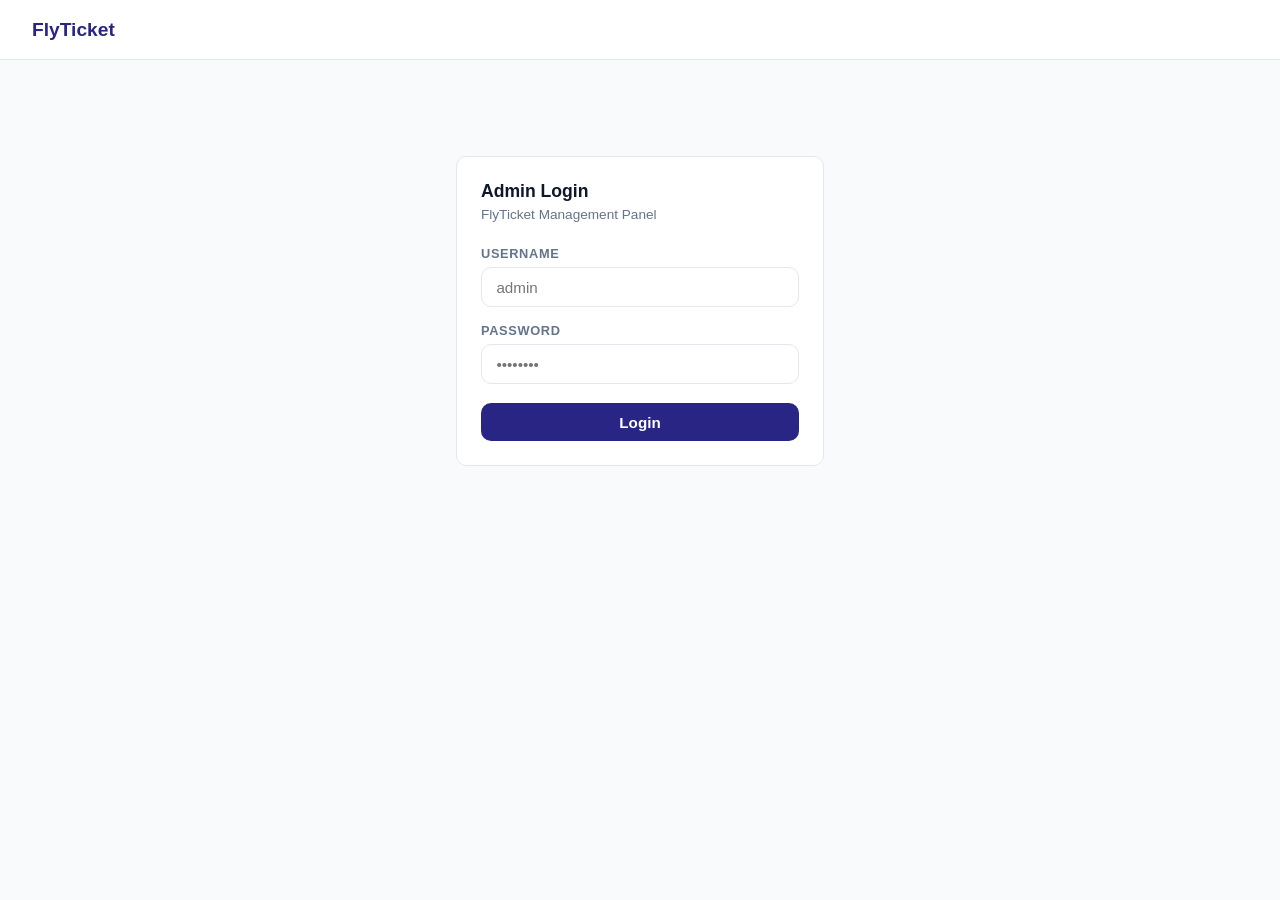
<file: admin/login.html>
<!DOCTYPE html>
<html lang="en">
<head>
  <meta charset="UTF-8"/>
  <meta name="viewport" content="width=device-width, initial-scale=1.0"/>
  <title>Admin Login – FlyTicket</title>
  <link rel="stylesheet" href="../css/style.css"/>
</head>
<body>

<nav>
  <a class="logo" href="../index.html">FlyTicket</a>
</nav>

<div class="container" style="max-width:400px">
  <div class="card" style="margin-top:4rem">
    <h1 style="font-size:1.1rem;font-weight:700;margin-bottom:0.3rem">Admin Login</h1>
    <p style="color:var(--muted);font-size:0.85rem;margin-bottom:1.5rem">FlyTicket Management Panel</p>

    <div id="alertBox"></div>

    <div class="form-group" style="margin-bottom:1rem">
      <label>Username</label>
      <input type="text" id="username" placeholder="admin"/>
    </div>
    <div class="form-group" style="margin-bottom:1.2rem">
      <label>Password</label>
      <input type="password" id="password" placeholder="••••••••"
        onkeydown="if(event.key==='Enter') handleAdminLogin()"/>
    </div>

    <button class="btn btn-primary" style="width:100%" onclick="handleAdminLogin()">Login</button>
  </div>
</div>

<script src="../js/api.js"></script>
<script>
  // Redirect if already logged in
  async function checkSession() {
    try {
      const res = await api.checkSession();
      if (res.isAdmin) window.location.href = 'dashboard.html';
    } catch {}
  }

  async function handleAdminLogin() {
    const username = document.getElementById('username').value.trim();
    const password = document.getElementById('password').value.trim();
    const alertBox = document.getElementById('alertBox');

    if (!username || !password) {
      alertBox.innerHTML = `<div class="alert alert-error">Please fill in all fields.</div>`;
      return;
    }

    try {
      await api.adminLogin({ username, password });
      window.location.href = 'dashboard.html';
    } catch (err) {
      alertBox.innerHTML = `<div class="alert alert-error">${err.error || 'Login failed.'}</div>`;
    }
  }

  checkSession();
</script>
</body>
</html>
</file>
<file: css/style.css>
* {
  margin: 0;
  padding: 0;
  box-sizing: border-box;
}

:root {
  --primary: #292584;
  --primary-dark: #030f2f;
  --danger: #dc2626;
  --success: #16a34a;
  --bg: #f8fafc;
  --card: #ffffff;
  --border: #e2e8f0;
  --text: #0f172a;
  --muted: #64748b;
  --radius: 10px;
}

body {
  font-family: 'Segoe UI', sans-serif;
  background: var(--bg);
  color: var(--text);
  min-height: 100vh;
}

/* NAV */
nav {
  background: var(--card);
  border-bottom: 1px solid var(--border);
  padding: 0 2rem;
  height: 60px;
  display: flex;
  align-items: center;
  justify-content: space-between;
}

nav .logo {
  font-weight: 700;
  font-size: 1.2rem;
  color: var(--primary);
  text-decoration: none;
}

nav a {
  color: var(--muted);
  text-decoration: none;
  font-size: 0.9rem;
}

nav a:hover { color: var(--primary); }

/* CONTAINER */
.container {
  max-width: 900px;
  margin: 0 auto;
  padding: 2rem 1rem;
}

/* CARD */
.card {
  background: var(--card);
  border: 1px solid var(--border);
  border-radius: var(--radius);
  padding: 1.5rem;
  margin-bottom: 1rem;
}

/* SEARCH FORM */
.search-form {
  display: grid;
  grid-template-columns: 1fr 1fr 1fr auto;
  gap: 1rem;
  align-items: end;
}

.form-group {
  display: flex;
  flex-direction: column;
  gap: 0.4rem;
}

.form-group label {
  font-size: 0.8rem;
  font-weight: 600;
  color: var(--muted);
  text-transform: uppercase;
  letter-spacing: 0.05em;
}

.form-group select,
.form-group input {
  padding: 0.65rem 0.9rem;
  border: 1px solid var(--border);
  border-radius: var(--radius);
  font-size: 0.95rem;
  background: var(--card);
  color: var(--text);
  outline: none;
  transition: border 0.2s;
}

.form-group select:focus,
.form-group input:focus {
  border-color: var(--primary);
}

/* BUTTONS */
.btn {
  padding: 0.65rem 1.4rem;
  border: none;
  border-radius: var(--radius);
  font-size: 0.95rem;
  font-weight: 600;
  cursor: pointer;
  transition: background 0.2s;
}

.btn-primary {
  background: var(--primary);
  color: white;
}

.btn-primary:hover { background: var(--primary-dark); }

.btn-danger {
  background: var(--danger);
  color: white;
}

.btn-danger:hover { background: #b91c1c; }

.btn-outline {
  background: transparent;
  border: 1px solid var(--border);
  color: var(--text);
}

.btn-outline:hover { border-color: var(--primary); color: var(--primary); }

/* FLIGHT CARD */
.flight-card {
  background: var(--card);
  border: 1px solid var(--border);
  border-radius: var(--radius);
  padding: 1.2rem 1.5rem;
  margin-bottom: 0.75rem;
  display: flex;
  align-items: center;
  justify-content: space-between;
  gap: 1rem;
}

.flight-card:hover {
  border-color: var(--primary);
}

.flight-route {
  display: flex;
  align-items: center;
  gap: 0.75rem;
  font-size: 1rem;
  font-weight: 600;
}

.flight-route .arrow { color: var(--muted); font-weight: 400; }

.flight-times {
  font-size: 0.85rem;
  color: var(--muted);
  margin-top: 0.2rem;
}

.flight-meta {
  display: flex;
  flex-direction: column;
  align-items: flex-end;
  gap: 0.3rem;
}

.flight-price {
  font-size: 1.2rem;
  font-weight: 700;
  color: var(--primary);
}

.flight-seats {
  font-size: 0.8rem;
  color: var(--muted);
}

/* CONNECTED BADGE */
.badge {
  display: inline-block;
  font-size: 0.72rem;
  font-weight: 600;
  padding: 0.2rem 0.5rem;
  border-radius: 99px;
  text-transform: uppercase;
  letter-spacing: 0.05em;
}

.badge-blue { background: #dbeafe; color: var(--primary); }
.badge-green { background: #dcfce7; color: var(--success); }

/* SECTION TITLE */
.section-title {
  font-size: 0.85rem;
  font-weight: 700;
  color: var(--muted);
  text-transform: uppercase;
  letter-spacing: 0.08em;
  margin: 1.5rem 0 0.75rem;
}

/* LAYOVER INFO */
.layover-info {
  font-size: 0.8rem;
  color: var(--muted);
  margin-top: 0.3rem;
}

/* EMPTY STATE */
.empty {
  text-align: center;
  padding: 3rem;
  color: var(--muted);
}

/* FORM (booking) */
.booking-form {
  display: grid;
  grid-template-columns: 1fr 1fr;
  gap: 1rem;
}

.booking-form .full-width { grid-column: 1 / -1; }

/* CONFIRMATION */
.confirm-icon {
  font-size: 3rem;
  text-align: center;
  margin-bottom: 1rem;
}

.confirm-detail {
  display: flex;
  justify-content: space-between;
  padding: 0.6rem 0;
  border-bottom: 1px solid var(--border);
  font-size: 0.95rem;
}

.confirm-detail:last-child { border-bottom: none; }
.confirm-detail span:first-child { color: var(--muted); }
.confirm-detail span:last-child { font-weight: 600; }

/* ADMIN TABLE */
table {
  width: 100%;
  border-collapse: collapse;
  font-size: 0.9rem;
}

th {
  text-align: left;
  padding: 0.7rem 1rem;
  background: var(--bg);
  border-bottom: 1px solid var(--border);
  font-size: 0.8rem;
  color: var(--muted);
  text-transform: uppercase;
}

td {
  padding: 0.8rem 1rem;
  border-bottom: 1px solid var(--border);
}

tr:last-child td { border-bottom: none; }
tr:hover td { background: var(--bg); }

/* ALERT */
.alert {
  padding: 0.8rem 1rem;
  border-radius: var(--radius);
  font-size: 0.9rem;
  margin-bottom: 1rem;
}

.alert-error { background: #fee2e2; color: var(--danger); }
.alert-success { background: #dcfce7; color: var(--success); }

/* RESPONSIVE */
@media (max-width: 640px) {
  .search-form { grid-template-columns: 1fr; }
  .booking-form { grid-template-columns: 1fr; }
  .flight-card { flex-direction: column; align-items: flex-start; }
}
</file>
